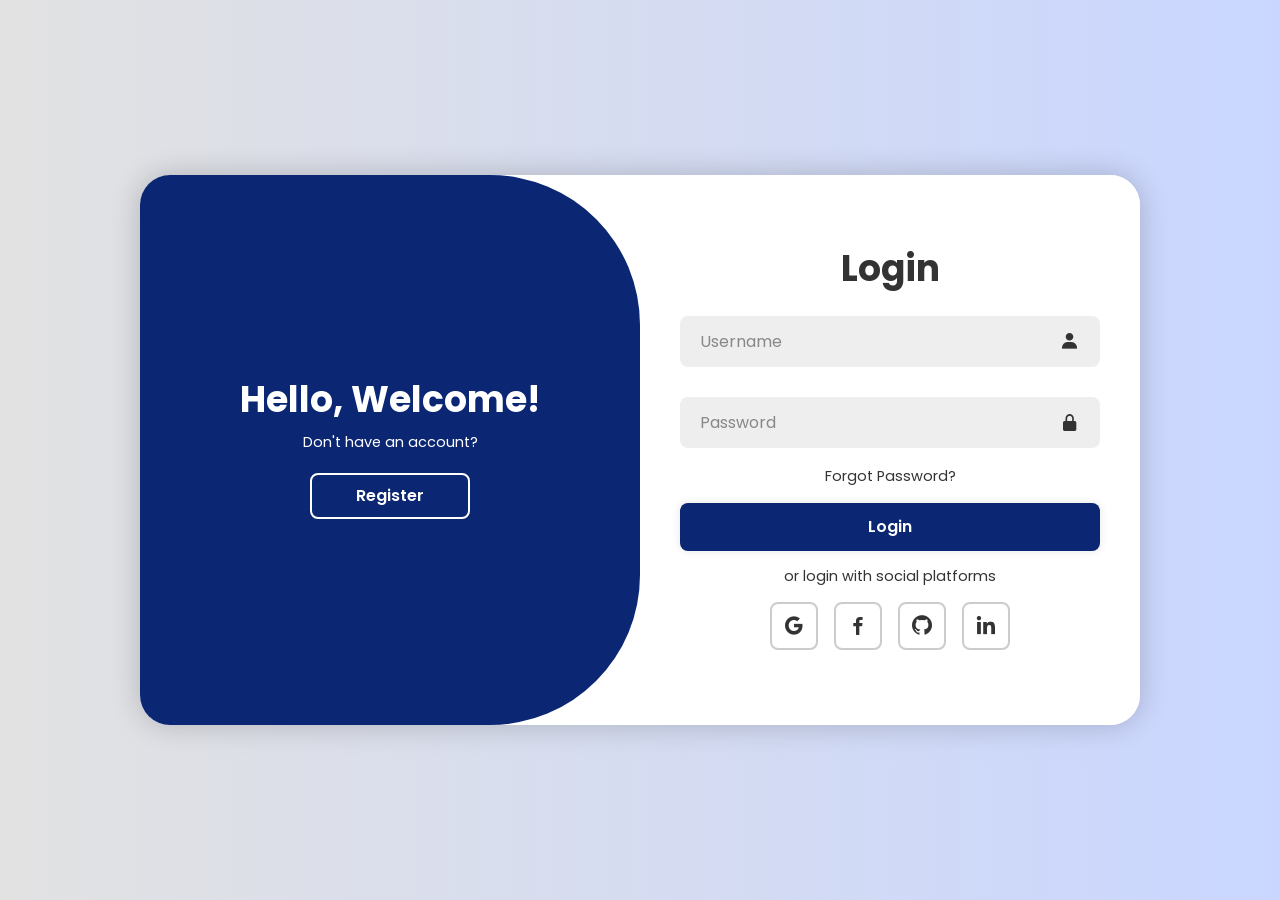
<file: Signinup/SignUp_LogIn_Form.html>
<!DOCTYPE html>
<html lang="en">
<head>
    <meta charset="UTF-8">
    <meta name="viewport" content="width=device-width, initial-scale=1.0">
    <title>Login/Signup Form</title>
    <link rel="stylesheet" href="SignUp_LogIn_Form.css">
    <link href='https://unpkg.com/boxicons@2.1.4/css/boxicons.min.css' rel='stylesheet'>
</head>
  <body>

    <!-- credits to the writter @leonam-silva-de-souza -->
      <div class="container">
          <div class="form-box login">
              <form action="#">
                  <h1>Login</h1>
                  <div class="input-box">
                      <input type="text" placeholder="Username" required>
                      <i class='bx bxs-user'></i>
                  </div>
                  <div class="input-box">
                      <input type="password" placeholder="Password" required>
                      <i class='bx bxs-lock-alt' ></i>
                  </div>
                  <div class="forgot-link">
                      <a href="#">Forgot Password?</a>
                  </div>
                  <button type="submit" class="btn">Login</button>
                  <p>or login with social platforms</p>
                  <div class="social-icons">
                      <a href="#"><i class='bx bxl-google' ></i></a>
                      <a href="#"><i class='bx bxl-facebook' ></i></a>
                      <a href="#"><i class='bx bxl-github' ></i></a>
                      <a href="#"><i class='bx bxl-linkedin' ></i></a>
                  </div>
              </form>
          </div>

          <div class="form-box register">
              <form action="#">
                  <h1>Registration</h1>
                  <div class="input-box">
                      <input type="text" placeholder="Username" required>
                      <i class='bx bxs-user'></i>
                  </div>
                  <div class="input-box">
                      <input type="email" placeholder="Email" required>
                      <i class='bx bxs-envelope' ></i>
                  </div>
                  <div class="input-box">
                      <input type="password" placeholder="Password" required>
                      <i class='bx bxs-lock-alt' ></i>
                  </div>
                  <button type="submit" class="btn">Register</button>
                  <p>or register with social platforms</p>
                  <div class="social-icons">
                      <a href="#"><i class='bx bxl-google' ></i></a>
                      <a href="#"><i class='bx bxl-facebook' ></i></a>
                      <a href="#"><i class='bx bxl-github' ></i></a>
                      <a href="#"><i class='bx bxl-linkedin' ></i></a>
                  </div>
              </form>
          </div>

          <div class="toggle-box">
              <div class="toggle-panel toggle-left">
                  <h1>Hello, Welcome!</h1>
                  <p>Don't have an account?</p>
                  <button class="btn register-btn">Register</button>
              </div>

              <div class="toggle-panel toggle-right">
                  <h1>Welcome Back!</h1>
                  <p>Already have an account?</p>
                  <button class="btn login-btn">Login</button>
              </div>
          </div>
      </div>

      <script src="SignUp_LogIn_Form.js"></script>
  </body>
</html>
</file>
<file: Signinup/SignUp_LogIn_Form.css>
@import url('https://fonts.googleapis.com/css2?family=Poppins:ital,wght@0,100;0,200;0,300;0,400;0,500;0,600;0,700;0,800;0,900;1,100;1,200;1,300;1,400;1,500;1,600;1,700;1,800;1,900&display=swap');

*{
    margin: 0;
    padding: 0;
    box-sizing: border-box;
    font-family: "Poppins", sans-serif;
    text-decoration: none;
    list-style: none;
}

body{
    display: flex;
    justify-content: center;
    align-items: center;
    min-height: 100vh;
    background: linear-gradient(90deg, #e2e2e2, #c9d6ff);
}

.container{
    position: relative;
    width: 1000px;
    height: 550px;
    background: #fff;
    margin: 20px;
    border-radius: 30px;
    box-shadow: 0 0 30px rgba(0, 0, 0, .2);
    overflow: hidden;
}

    .container h1{
        font-size: 36px;
        margin: -10px 0;
    }

    .container p{
        font-size: 14.5px;
        margin: 15px 0;
    }

form{ width: 100%; }

.form-box{
    position: absolute;
    right: 0;
    width: 50%;
    height: 100%;
    background: #fff;
    display: flex;
    align-items: center;
    color: #333;
    text-align: center;
    padding: 40px;
    z-index: 1;
    transition: .6s ease-in-out 1.2s, visibility 0s 1s;
}

    .container.active .form-box{ right: 50%; }

    .form-box.register{ visibility: hidden; }
        .container.active .form-box.register{ visibility: visible; }

.input-box{
    position: relative;
    margin: 30px 0;
}

    .input-box input{
        width: 100%;
        padding: 13px 50px 13px 20px;
        background: #eee;
        border-radius: 8px;
        border: none;
        outline: none;
        font-size: 16px;
        color: #333;
        font-weight: 500;
    }

        .input-box input::placeholder{
            color: #888;
            font-weight: 400;
        }
    
    .input-box i{
        position: absolute;
        right: 20px;
        top: 50%;
        transform: translateY(-50%);
        font-size: 20px;
    }

.forgot-link{ margin: -15px 0 15px; }
    .forgot-link a{
        font-size: 14.5px;
        color: #333;
    }

.btn{
    width: 100%;
    height: 48px;
    background: #0b2774;
    border-radius: 8px;
    box-shadow: 0 0 10px rgba(0, 0, 0, .1);
    border: none;
    cursor: pointer;
    font-size: 16px;
    color: #fff;
    font-weight: 600;
}
.btn:hover{
    background-color:#0f349b;
    
}

.social-icons{
    display: flex;
    justify-content: center;
}

    .social-icons a{
        display: inline-flex;
        padding: 10px;
        border: 2px solid #ccc;
        border-radius: 8px;
        font-size: 24px;
        color: #333;
        margin: 0 8px;
    }

.toggle-box{
    position: absolute;
    width: 100%;
    height: 100%;
}

    .toggle-box::before{
        content: '';
        position: absolute;
        left: -250%;
        width: 300%;
        height: 100%;
        background: #0b2774;
        /* border: 2px solid red; */
        border-radius: 150px;
        z-index: 2;
        transition: 1.8s ease-in-out;
    }

        .container.active .toggle-box::before{ left: 50%; }

.toggle-panel{
    position: absolute;
    width: 50%;
    height: 100%;
    /* background: seagreen; */
    color: #fff;
    display: flex;
    flex-direction: column;
    justify-content: center;
    align-items: center;
    z-index: 2;
    transition: .6s ease-in-out;
}

    .toggle-panel.toggle-left{ 
        left: 0;
        transition-delay: 1.2s; 
    }
        .container.active .toggle-panel.toggle-left{
            left: -50%;
            transition-delay: .6s;
        }

    .toggle-panel.toggle-right{ 
        right: -50%;
        transition-delay: .6s;
    }
        .container.active .toggle-panel.toggle-right{
            right: 0;
            transition-delay: 1.2s;
        }

    .toggle-panel p{ margin-bottom: 20px; }

    .toggle-panel .btn{
        width: 160px;
        height: 46px;
        background: transparent;
        border: 2px solid #fff;
        box-shadow: none;
    }

@media screen and (max-width: 650px){
    .container{ height: calc(100vh - 40px); }

    .form-box{
        bottom: 0;
        width: 100%;
        height: 70%;
    }

        .container.active .form-box{
            right: 0;
            bottom: 30%;
        }

    .toggle-box::before{
        left: 0;
        top: -270%;
        width: 100%;
        height: 300%;
        border-radius: 20vw;
    }

        .container.active .toggle-box::before{
            left: 0;
            top: 70%;
        }

        .container.active .toggle-panel.toggle-left{
            left: 0;
            top: -30%;
        }

    .toggle-panel{ 
        width: 100%;
        height: 30%;
    }
        .toggle-panel.toggle-left{ top: 0; }
        .toggle-panel.toggle-right{
            right: 0;
            bottom: -30%;
        }

            .container.active .toggle-panel.toggle-right{ bottom: 0; }
}

@media screen and (max-width: 400px){
    .form-box { padding: 20px; }

    .toggle-panel h1{font-size: 30px; }
}
</file>
